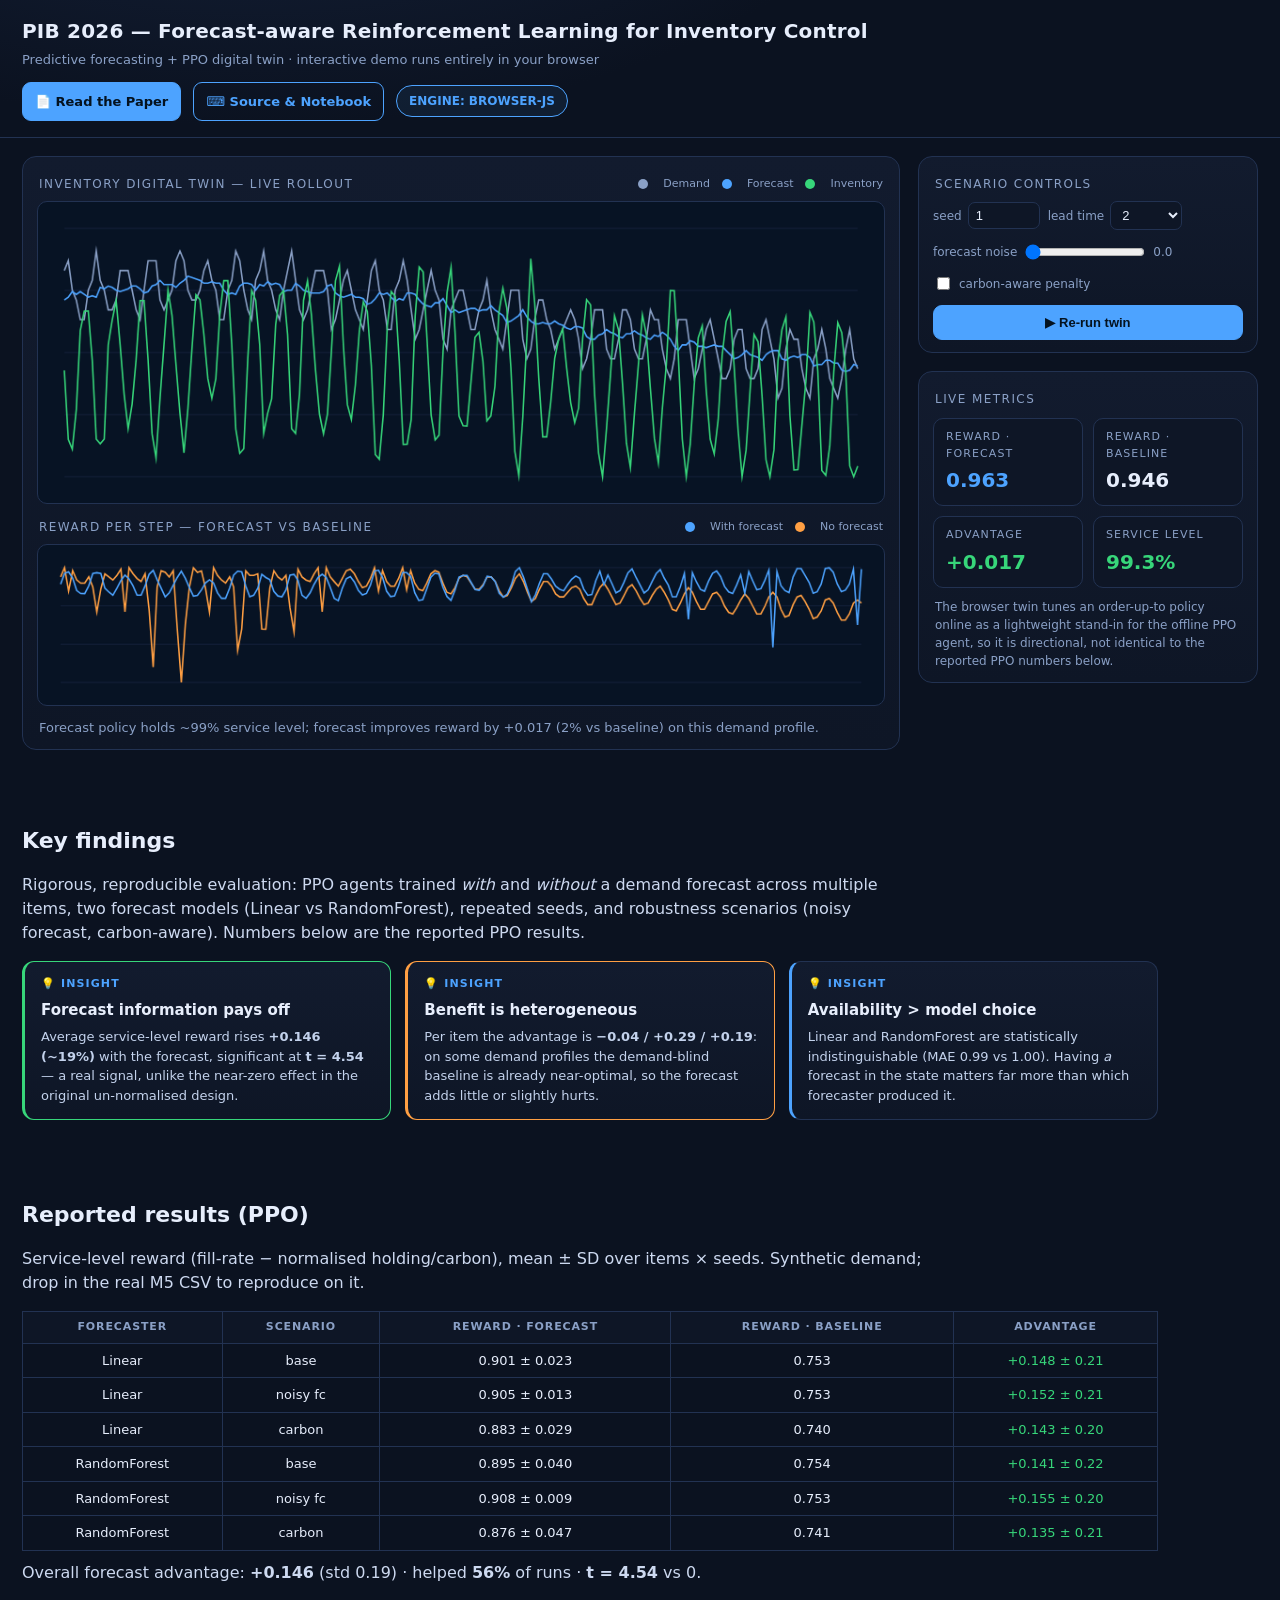
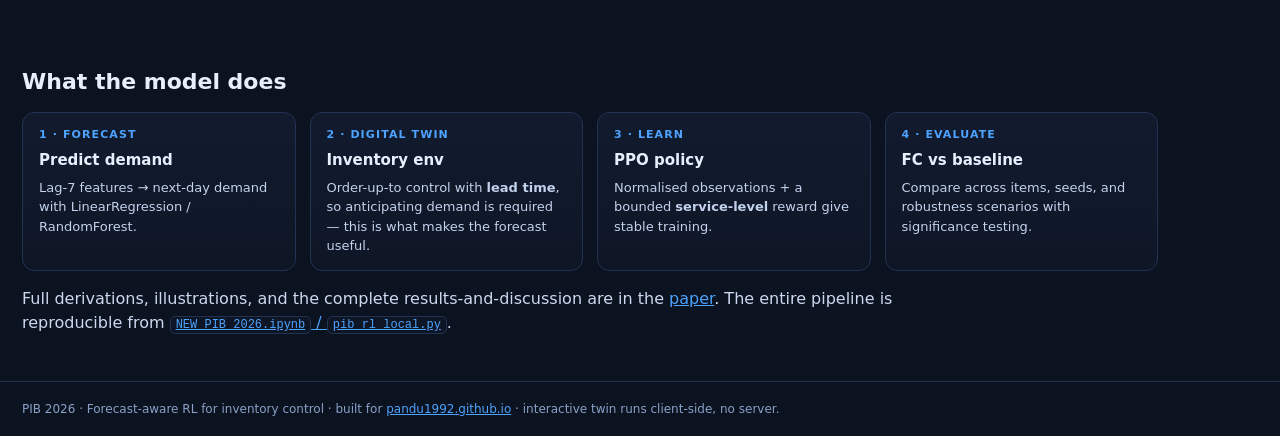
<file: index.html>
<!DOCTYPE html>
<html lang="en">
<head>
<meta charset="UTF-8" />
<meta name="viewport" content="width=device-width, initial-scale=1.0" />
<title>PIB 2026 — Forecast-aware RL for Inventory Control</title>
<link rel="stylesheet" href="styles.css" />
</head>
<body>
  <header class="topbar">
    <div class="title">
      <h1>PIB 2026 — Forecast-aware Reinforcement Learning for Inventory Control</h1>
      <p class="subtitle">Predictive forecasting + PPO digital twin · interactive demo runs entirely in your browser</p>
    </div>
    <div class="header-actions">
      <a class="report-btn" href="paper.html">📄 Read the Paper</a>
      <a class="report-btn ghost" href="https://github.com/pandu1992/PIB-Grant" target="_blank" rel="noopener">⌨ Source &amp; Notebook</a>
      <div class="badge">ENGINE: BROWSER-JS</div>
    </div>
  </header>

  <main class="layout">
    <!-- LEFT: live digital twin -->
    <section class="panel">
      <div class="panel-head">
        <span>Inventory Digital Twin — live rollout</span>
        <span class="legend">
          <i class="dot demand"></i> Demand
          <i class="dot fc"></i> Forecast
          <i class="dot base" style="background:#37d67a"></i> Inventory
        </span>
      </div>
      <canvas id="twinCanvas" width="900" height="320"></canvas>

      <div class="panel-head" style="margin-top:14px;">
        <span>Reward per step — forecast vs baseline</span>
        <span class="legend"><i class="dot fc"></i> With forecast <i class="dot base"></i> No forecast</span>
      </div>
      <canvas id="rewardCanvas" width="900" height="170"></canvas>

      <p id="summary" class="muted" style="margin:12px 2px 0;font-size:13px;"></p>
    </section>

    <!-- RIGHT: controls + live stats -->
    <aside>
      <section class="panel">
        <div class="panel-head"><span>Scenario controls</span></div>
        <div class="controls">
          <label class="ctl">seed <input type="number" id="seed" min="0" max="999" value="1" /></label>
          <label class="ctl">lead time
            <select id="lead"><option>1</option><option selected>2</option><option>3</option><option>4</option></select>
          </label>
        </div>
        <div class="controls">
          <label class="ctl">forecast noise
            <input type="range" id="noise" min="0" max="4" step="0.5" value="0" />
            <span id="noiseVal">0.0</span>
          </label>
        </div>
        <div class="controls">
          <label class="ctl"><input type="checkbox" id="carbon" /> carbon-aware penalty</label>
        </div>
        <button id="btnRun" class="btn primary" style="width:100%;">▶ Re-run twin</button>
      </section>

      <section class="panel">
        <div class="panel-head"><span>Live metrics</span></div>
        <div class="statrow">
          <div class="stat"><div class="k">Reward · forecast</div><div class="v accent" id="vFc">—</div></div>
          <div class="stat"><div class="k">Reward · baseline</div><div class="v" id="vBase">—</div></div>
          <div class="stat"><div class="k">Advantage</div><div class="v" id="vAdv">—</div></div>
          <div class="stat"><div class="k">Service level</div><div class="v good" id="vFill">—</div></div>
        </div>
        <p class="muted" style="font-size:12px;margin:4px 2px 0;">
          The browser twin tunes an order-up-to policy online as a lightweight
          stand-in for the offline PPO agent, so it is directional, not identical
          to the reported PPO numbers below.
        </p>
      </section>
    </aside>
  </main>

  <!-- ===== Key findings ===== -->
  <section class="section">
    <h2>Key findings</h2>
    <p>
      Rigorous, reproducible evaluation: PPO agents trained <em>with</em> and
      <em>without</em> a demand forecast across multiple items, two forecast
      models (Linear vs RandomForest), repeated seeds, and robustness scenarios
      (noisy forecast, carbon-aware). Numbers below are the reported PPO results.
    </p>
    <div class="cards">
      <div class="card insight good">
        <div class="tag">💡 Insight</div>
        <h3>Forecast information pays off</h3>
        <p>Average service-level reward rises <strong>+0.146 (~19%)</strong> with the
          forecast, significant at <strong>t = 4.54</strong> — a real signal, unlike
          the near-zero effect in the original un-normalised design.</p>
      </div>
      <div class="card insight warn">
        <div class="tag">💡 Insight</div>
        <h3>Benefit is heterogeneous</h3>
        <p>Per item the advantage is <strong>−0.04 / +0.29 / +0.19</strong>: on some
          demand profiles the demand-blind baseline is already near-optimal, so the
          forecast adds little or slightly hurts.</p>
      </div>
      <div class="card insight">
        <div class="tag">💡 Insight</div>
        <h3>Availability &gt; model choice</h3>
        <p>Linear and RandomForest are statistically indistinguishable
          (MAE 0.99 vs 1.00). Having <em>a</em> forecast in the state matters far
          more than which forecaster produced it.</p>
      </div>
    </div>
  </section>

  <!-- ===== Results table ===== -->
  <section class="section">
    <h2>Reported results (PPO)</h2>
    <p class="muted">Service-level reward (fill-rate − normalised holding/carbon), mean ± SD over items × seeds. Synthetic demand; drop in the real M5 CSV to reproduce on it.</p>
    <table class="metrics">
      <tr><th>Forecaster</th><th>Scenario</th><th>Reward · forecast</th><th>Reward · baseline</th><th>Advantage</th></tr>
      <tr><td>Linear</td><td>base</td><td>0.901 ± 0.023</td><td>0.753</td><td class="pos">+0.148 ± 0.21</td></tr>
      <tr><td>Linear</td><td>noisy fc</td><td>0.905 ± 0.013</td><td>0.753</td><td class="pos">+0.152 ± 0.21</td></tr>
      <tr><td>Linear</td><td>carbon</td><td>0.883 ± 0.029</td><td>0.740</td><td class="pos">+0.143 ± 0.20</td></tr>
      <tr><td>RandomForest</td><td>base</td><td>0.895 ± 0.040</td><td>0.754</td><td class="pos">+0.141 ± 0.22</td></tr>
      <tr><td>RandomForest</td><td>noisy fc</td><td>0.908 ± 0.009</td><td>0.753</td><td class="pos">+0.155 ± 0.20</td></tr>
      <tr><td>RandomForest</td><td>carbon</td><td>0.876 ± 0.047</td><td>0.741</td><td class="pos">+0.135 ± 0.21</td></tr>
    </table>
    <p class="muted" style="margin-top:10px;">
      Overall forecast advantage: <strong>+0.146</strong> (std 0.19) · helped <strong>56%</strong> of runs · <strong>t = 4.54</strong> vs 0.
    </p>
  </section>

  <!-- ===== Method ===== -->
  <section class="section">
    <h2>What the model does</h2>
    <div class="cards">
      <div class="card"><div class="tag">1 · Forecast</div><h3>Predict demand</h3>
        <p>Lag-7 features → next-day demand with LinearRegression / RandomForest.</p></div>
      <div class="card"><div class="tag">2 · Digital twin</div><h3>Inventory env</h3>
        <p>Order-up-to control with <strong>lead time</strong>, so anticipating demand is required — this is what makes the forecast useful.</p></div>
      <div class="card"><div class="tag">3 · Learn</div><h3>PPO policy</h3>
        <p>Normalised observations + a bounded <strong>service-level</strong> reward give stable training.</p></div>
      <div class="card"><div class="tag">4 · Evaluate</div><h3>FC vs baseline</h3>
        <p>Compare across items, seeds, and robustness scenarios with significance testing.</p></div>
    </div>
    <p>
      Full derivations, illustrations, and the complete results-and-discussion are in the
      <a href="paper.html">paper</a>. The entire pipeline is reproducible from
      <a href="https://github.com/pandu1992/PIB-Grant" target="_blank" rel="noopener"><code>NEW_PIB_2026.ipynb</code> / <code>pib_rl_local.py</code></a>.
    </p>
  </section>

  <footer>
    PIB 2026 · Forecast-aware RL for inventory control · built for
    <a href="https://pandu1992.github.io/profile/">pandu1992.github.io</a> ·
    interactive twin runs client-side, no server.
  </footer>

  <script src="app.js"></script>
</body>
</html>
</file>
<file: styles.css>
:root {
  --bg: #0b1220;
  --panel: #121b2e;
  --panel-2: #0e1626;
  --ink: #e7eefc;
  --muted: #8aa0c6;
  --line: #223252;
  --accent: #4da3ff;
  --green: #37d67a;
  --red: #ff5d5d;
  --amber: #ff9f43;
  --fc: #4da3ff;
  --base: #ff9f43;
}

* { box-sizing: border-box; }

body {
  margin: 0;
  font-family: "Segoe UI", system-ui, -apple-system, sans-serif;
  background: radial-gradient(1200px 600px at 20% -10%, #16233d 0%, var(--bg) 55%);
  color: var(--ink);
  line-height: 1.5;
}

/* ---- Top bar ---- */
.topbar {
  display: flex; align-items: center; justify-content: space-between;
  padding: 16px 22px; border-bottom: 1px solid var(--line);
  flex-wrap: wrap; gap: 12px;
}
.title h1 { margin: 0; font-size: 20px; letter-spacing: .2px; }
.subtitle { margin: 4px 0 0; color: var(--muted); font-size: 13px; }
.header-actions { display: flex; align-items: center; gap: 12px; flex-wrap: wrap; }
.report-btn {
  text-decoration: none; font-weight: 700; font-size: 13px;
  background: var(--accent); color: #04121f; border: 1px solid var(--accent);
  white-space: nowrap; padding: 9px 12px; border-radius: 9px;
}
.report-btn.ghost { background: transparent; color: var(--accent); }
.report-btn:hover { filter: brightness(1.08); }
.badge {
  font-size: 12px; font-weight: 700; color: var(--accent);
  border: 1px solid var(--accent); border-radius: 20px;
  padding: 6px 12px; background: rgba(77,163,255,.08);
}

/* ---- Layout ---- */
.layout {
  display: grid; grid-template-columns: minmax(0, 1fr) 340px;
  gap: 18px; padding: 18px 22px 40px; align-items: start;
}
@media (max-width: 980px) { .layout { grid-template-columns: 1fr; } }

.panel {
  background: linear-gradient(180deg, var(--panel), var(--panel-2));
  border: 1px solid var(--line); border-radius: 14px; padding: 12px 14px;
}
.panel + .panel { margin-top: 18px; }
.panel-head {
  display: flex; justify-content: space-between; align-items: center;
  font-size: 12px; text-transform: uppercase; letter-spacing: .12em;
  color: var(--muted); margin: 6px 2px 8px;
}
.legend { display: flex; gap: 12px; align-items: center; font-size: 11px; color: var(--muted); text-transform: none; letter-spacing: 0; }
.dot { display: inline-block; width: 10px; height: 10px; border-radius: 50%; margin-right: 3px; vertical-align: middle; }
.dot.fc { background: var(--fc); }
.dot.base { background: var(--base); }
.dot.demand { background: var(--muted); }

canvas {
  width: 100%; height: auto; display: block;
  background: #071324; border: 1px solid var(--line); border-radius: 10px;
}

/* ---- Controls ---- */
.controls { display: flex; flex-wrap: wrap; gap: 8px; margin-bottom: 12px; align-items: center; }
.btn {
  cursor: pointer; border: 1px solid var(--line); background: #16223b;
  color: var(--ink); padding: 9px 12px; border-radius: 9px;
  font-size: 13px; font-weight: 600; transition: .15s;
}
.btn:hover:not(:disabled) { border-color: var(--accent); }
.btn:disabled { opacity: .45; cursor: not-allowed; }
.btn.primary { background: var(--accent); border-color: var(--accent); color: #04121f; }
label.ctl { font-size: 12px; color: var(--muted); display: flex; align-items: center; gap: 6px; }
label.ctl input[type=number], label.ctl select {
  background: #0e1626; border: 1px solid var(--line); color: var(--ink);
  border-radius: 7px; padding: 5px 7px; font-size: 13px; width: 72px;
}
label.ctl input[type=range] { width: 120px; }

/* ---- Stat chips ---- */
.statrow { display: grid; grid-template-columns: repeat(auto-fit, minmax(120px,1fr)); gap: 10px; margin: 10px 0; }
.stat { background: #0e1626; border: 1px solid var(--line); border-radius: 10px; padding: 10px 12px; }
.stat .k { font-size: 11px; color: var(--muted); text-transform: uppercase; letter-spacing: .1em; }
.stat .v { font-size: 20px; font-weight: 800; margin-top: 3px; }
.v.good { color: var(--green); } .v.bad { color: var(--red); } .v.accent { color: var(--accent); }

/* ---- Tables ---- */
table.metrics { width: 100%; border-collapse: collapse; font-size: 13px; margin-top: 6px; }
table.metrics th, table.metrics td { border: 1px solid var(--line); padding: 7px 9px; text-align: center; }
table.metrics th { background: #0e1626; color: var(--muted); text-transform: uppercase; font-size: 11px; letter-spacing: .08em; }
table.metrics td.pos { color: var(--green); } table.metrics td.neg { color: var(--red); }

/* ---- Content sections ---- */
.section { padding: 10px 22px 30px; max-width: 1180px; }
.section h2 { font-size: 22px; margin: 24px 0 8px; }
.section p { color: #cdd9f0; max-width: 900px; }
.muted { color: var(--muted); }

.cards { display: grid; grid-template-columns: repeat(auto-fit, minmax(260px,1fr)); gap: 14px; margin: 14px 0; }
.card { background: linear-gradient(180deg, var(--panel), var(--panel-2)); border: 1px solid var(--line); border-radius: 12px; padding: 14px 16px; }
.card .tag { font-size: 11px; font-weight: 700; color: var(--accent); text-transform: uppercase; letter-spacing: .1em; }
.card h3 { margin: 6px 0; font-size: 15px; }
.card p { font-size: 13px; margin: 0; color: #c3d2ec; }

.insight { border-left: 3px solid var(--accent); }
.insight.good { border-color: var(--green); }
.insight.warn { border-color: var(--amber); }

footer { border-top: 1px solid var(--line); padding: 18px 22px; color: var(--muted); font-size: 12px; }
a { color: var(--accent); }
code { background: #0e1626; border: 1px solid var(--line); border-radius: 5px; padding: 1px 5px; font-size: 12px; }
</file>
